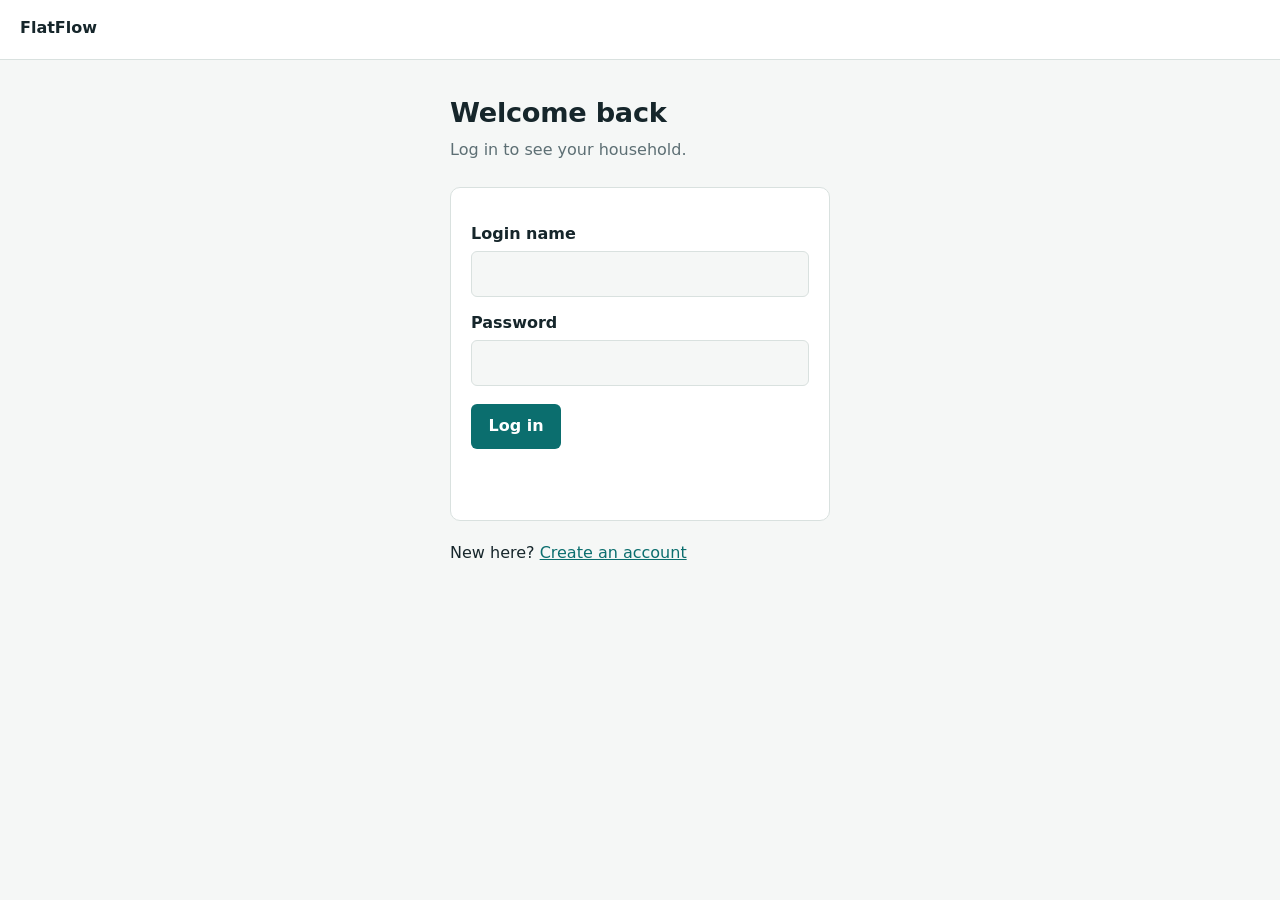
<file: frontend/index.html>
<!DOCTYPE html>
<html lang="en">
<head>
<meta charset="utf-8">
<meta name="viewport" content="width=device-width, initial-scale=1">
<title>Log in – FlatFlow</title>
<link rel="stylesheet" href="style.css">
</head>
<body>
<nav><a class="brand" href="index.html">FlatFlow</a></nav>
<main class="narrow">
<h1>Welcome back</h1>
<p class="sub">Log in to see your household.</p>
<form class="card" id="login-form">
<label for="login_name">Login name</label><input id="login_name" name="login_name" type="text" autocomplete="username" required>
<label for="password">Password</label><input id="password" name="password" type="password" autocomplete="current-password" required>
<button type="submit">Log in</button>
<p class="msg" id="form-message" role="alert"></p>
</form>
<p>New here? <a href="register.html">Create an account</a></p>
</main>
<script src="js/api.js" defer></script>
<script src="js/common.js" defer></script>
<script src="js/login.js" defer></script>
</body>
</html>
</file>
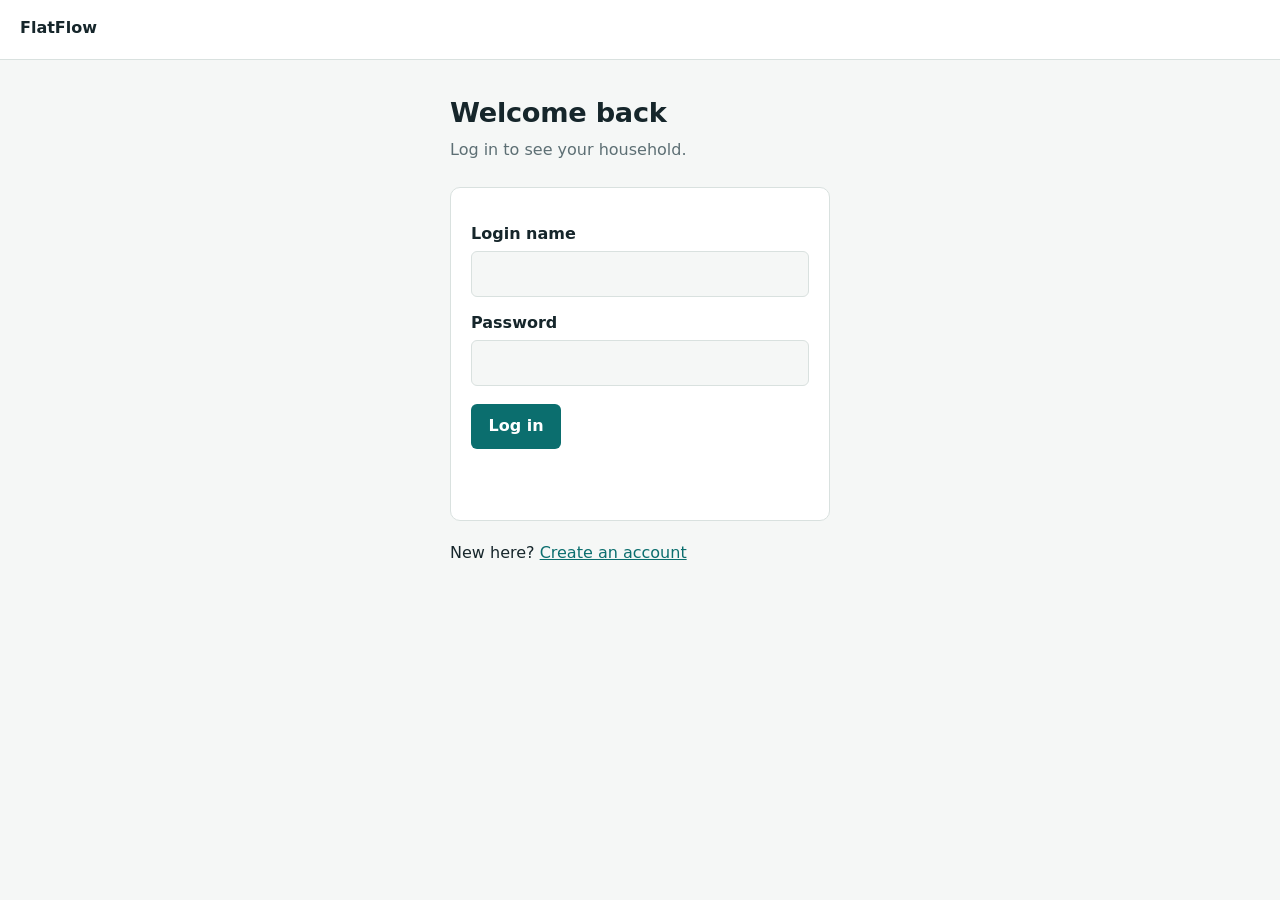
<file: frontend/chores.html>
<!DOCTYPE html>
<html lang="en">
<head>
<meta charset="utf-8">
<meta name="viewport" content="width=device-width, initial-scale=1">
<title>Chores – FlatFlow</title>
<link rel="stylesheet" href="style.css">
</head>
<body>
<nav><a class="brand" href="dashboard.html">FlatFlow</a><a href="dashboard.html">Dashboard</a><a href="chores.html" aria-current="page">Chores</a><a href="expenses.html">Expenses</a><a href="household.html">Household</a><a href="index.html" id="logout-link">Log out</a></nav>
<main>
<h1>Chores</h1>
<p class="sub">Add a chore in under a minute.</p>
<form class="card" id="chore-form"><h2>Add a chore</h2>
<label for="chore_title">Title</label><input id="chore_title" name="chore_title" type="text" required>
<label for="chore_description">Description</label><textarea id="chore_description" name="chore_description"></textarea>
<label for="chore_assignee">Assign to</label><select id="chore_assignee" name="chore_assignee" required><option value="">Choose a member</option></select>
<label for="chore_due_date">Due date</label><input id="chore_due_date" name="chore_due_date" type="date" required>
<label for="chore_status">Status</label><select id="chore_status" name="chore_status"><option value="PENDING">Pending</option><option value="DONE">Done</option></select>
<button type="submit">Add chore</button>
<p class="msg" id="form-message" role="alert"></p></form>
<section class="card"><h2>All chores</h2>
<div class="filters">
<div><label for="filter_assignee">Assigned to</label><select id="filter_assignee"><option value="">Everyone</option></select></div>
<div><label for="filter_status">Show</label><select id="filter_status"><option value="">All chores</option><option value="OVERDUE">Overdue only</option><option value="PENDING">Pending only</option><option value="DONE">Done only</option></select></div>
</div>
<div class="table-wrap"><table><thead><tr><th>Chore</th><th>Assigned to</th><th>Due</th><th>Status</th></tr></thead>
<tbody id="chore-list"><tr><td class="empty" colspan="4">No chores match these filters.</td></tr></tbody></table></div></section>
</main>
<script src="js/api.js" defer></script>
<script src="js/common.js" defer></script>
<script src="js/chores.js" defer></script>
</body>
</html>
</file>
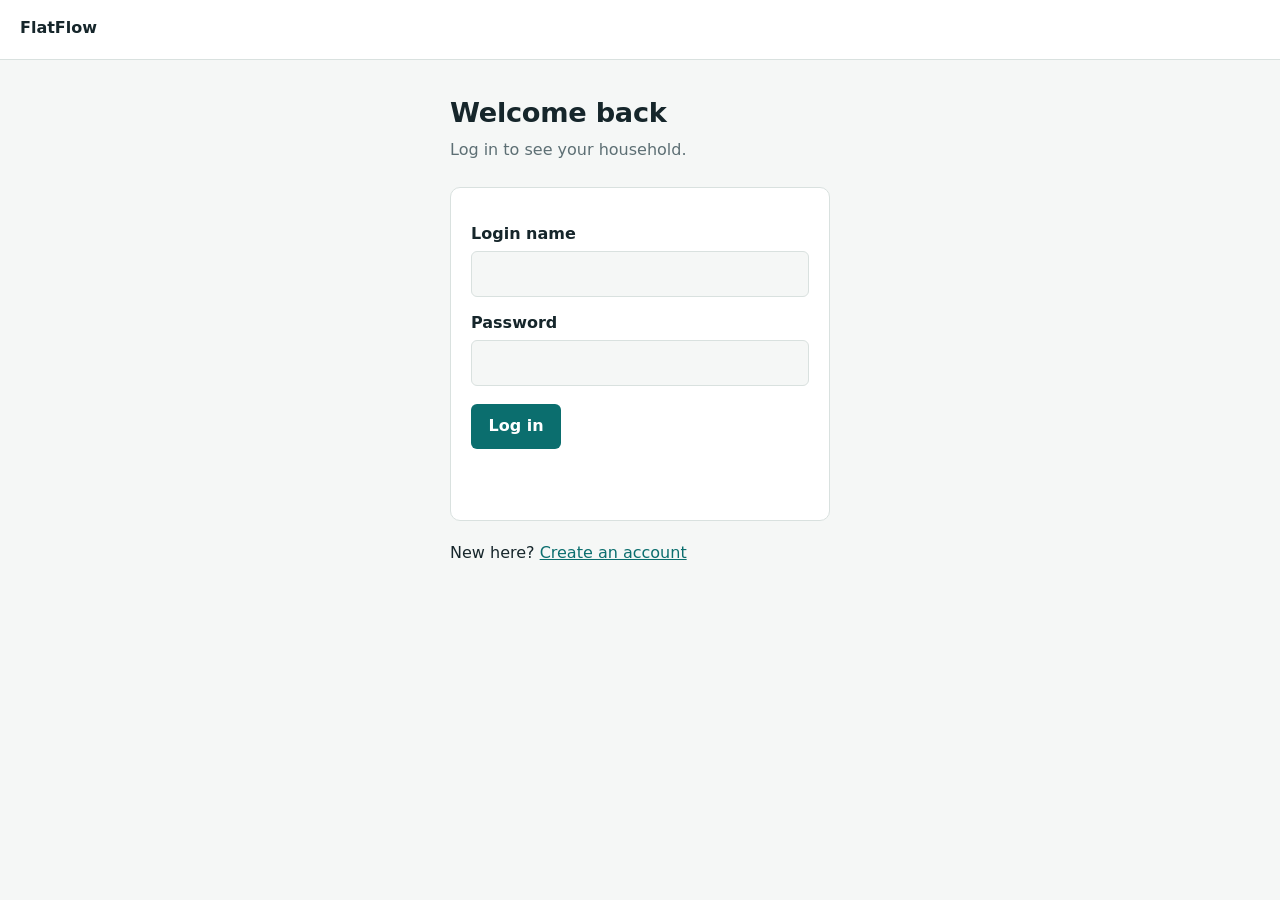
<file: frontend/dashboard.html>
<!DOCTYPE html>
<html lang="en">
<head>
<meta charset="utf-8">
<meta name="viewport" content="width=device-width, initial-scale=1">
<title>Dashboard – FlatFlow</title>
<link rel="stylesheet" href="style.css">
</head>
<body>
<nav><a class="brand" href="dashboard.html">FlatFlow</a><a href="dashboard.html" aria-current="page">Dashboard</a><a href="chores.html">Chores</a><a href="expenses.html">Expenses</a><a href="household.html">Household</a><a href="index.html" id="logout-link">Log out</a></nav>
<main>
<h1>Dashboard</h1>
<p class="sub" id="household-name">Your household at a glance.</p>
<div class="balances">
<div><div class="num" id="your-balance">$0.00</div><div class="lbl">Your balance</div></div>
<div><div class="num" id="pending-count">0</div><div class="lbl">Pending chores</div></div>
<div><div class="num" id="overdue-count">0</div><div class="lbl">Overdue chores</div></div>
</div>
<div class="grid">
<section class="card"><h2>Overdue and pending chores</h2>
<div class="table-wrap"><table><thead><tr><th>Chore</th><th>Assigned to</th><th>Due</th></tr></thead>
<tbody id="dashboard-chore-list"><tr><td class="empty" colspan="3">No chores yet. <a href="chores.html">Add one</a>.</td></tr></tbody></table></div></section>
<section class="card"><h2>Who owes whom</h2>
<div class="table-wrap"><table><thead><tr><th>Member</th><th class="amt">Balance</th></tr></thead>
<tbody id="balance-list"><tr><td class="empty" colspan="2">No expenses yet. <a href="expenses.html">Record one</a>.</td></tr></tbody></table></div></section>
</div>
</main>
<script src="js/api.js" defer></script>
<script src="js/common.js" defer></script>
<script src="js/dashboard.js" defer></script>
</body>
</html>
</file>
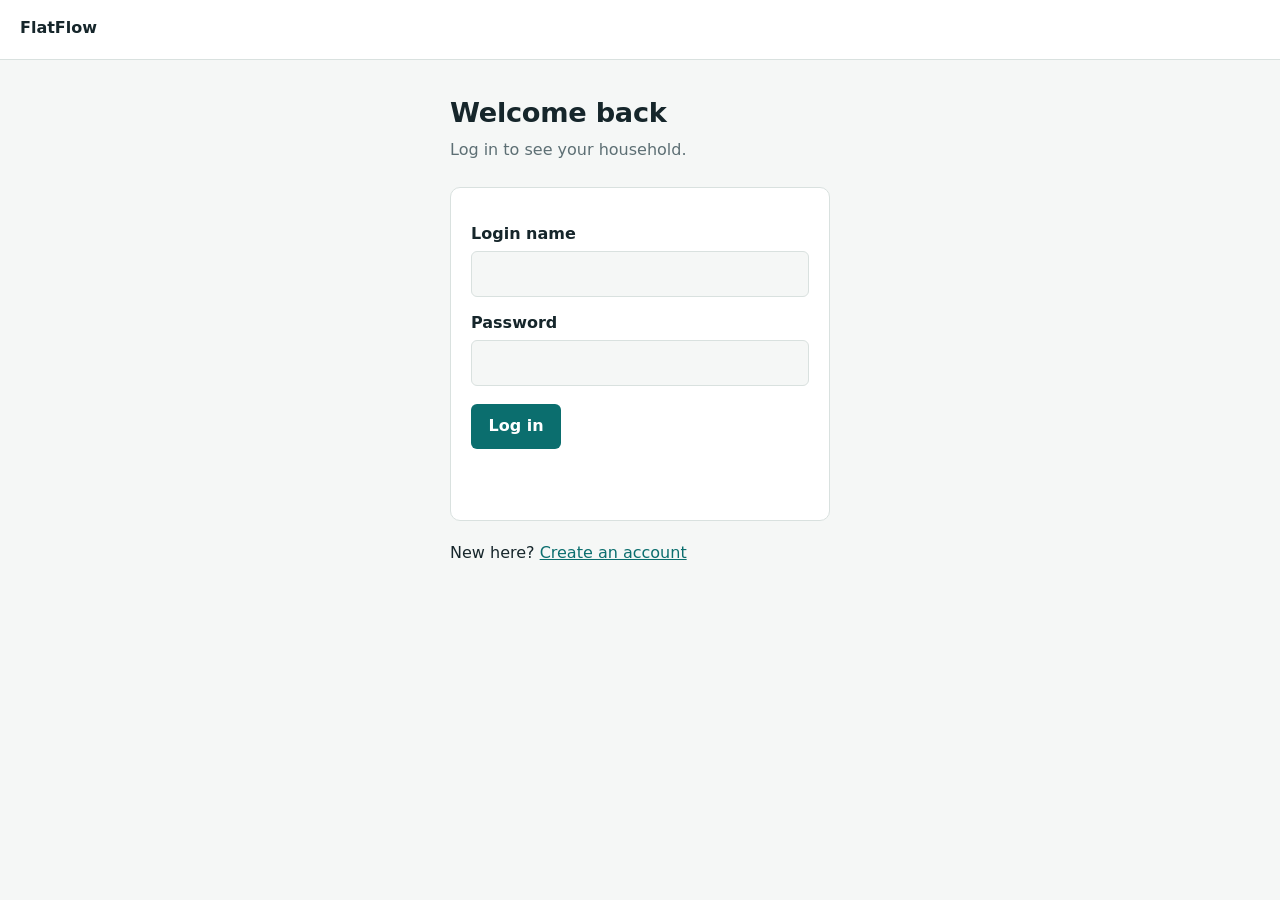
<file: frontend/expenses.html>
<!DOCTYPE html>
<html lang="en">
<head>
<meta charset="utf-8">
<meta name="viewport" content="width=device-width, initial-scale=1">
<title>Expenses – FlatFlow</title>
<link rel="stylesheet" href="style.css">
</head>
<body>
<nav><a class="brand" href="dashboard.html">FlatFlow</a><a href="dashboard.html">Dashboard</a><a href="chores.html">Chores</a><a href="expenses.html" aria-current="page">Expenses</a><a href="household.html">Household</a><a href="index.html" id="logout-link">Log out</a></nav>
<main>
<h1>Expenses</h1>
<p class="sub">Amounts are split to the exact cent.</p>
<form class="card" id="expense-form"><h2>Record an expense</h2>
<label for="expense_description">What was it for?</label><input id="expense_description" name="expense_description" type="text" required>
<label for="expense_date">Date</label><input id="expense_date" name="expense_date" type="date" required>
<label for="expense_amount">Total (dollars)</label><input id="expense_amount" name="expense_amount" type="number" min="0.01" step="0.01" inputmode="decimal" required>
<label for="expense_payer">Paid by</label><select id="expense_payer" name="expense_payer" required><option value="">Choose a member</option></select>
<fieldset id="expense_shares"><legend>Split between</legend><p class="empty">Members appear here once you have joined a household.</p></fieldset>
<button type="submit">Record expense</button>
<p class="msg" id="form-message" role="alert"></p></form>
<section class="card"><h2>Expense history</h2>
<div class="table-wrap"><table><thead><tr><th>Date</th><th>Description</th><th>Paid by</th><th class="amt">Total</th><th class="amt">Your share</th></tr></thead>
<tbody id="expense-list"><tr><td class="empty" colspan="5">No expenses yet.</td></tr></tbody></table></div></section>
</main>
<script src="js/api.js" defer></script>
<script src="js/common.js" defer></script>
<script src="js/expenses.js" defer></script>
</body>
</html>
</file>
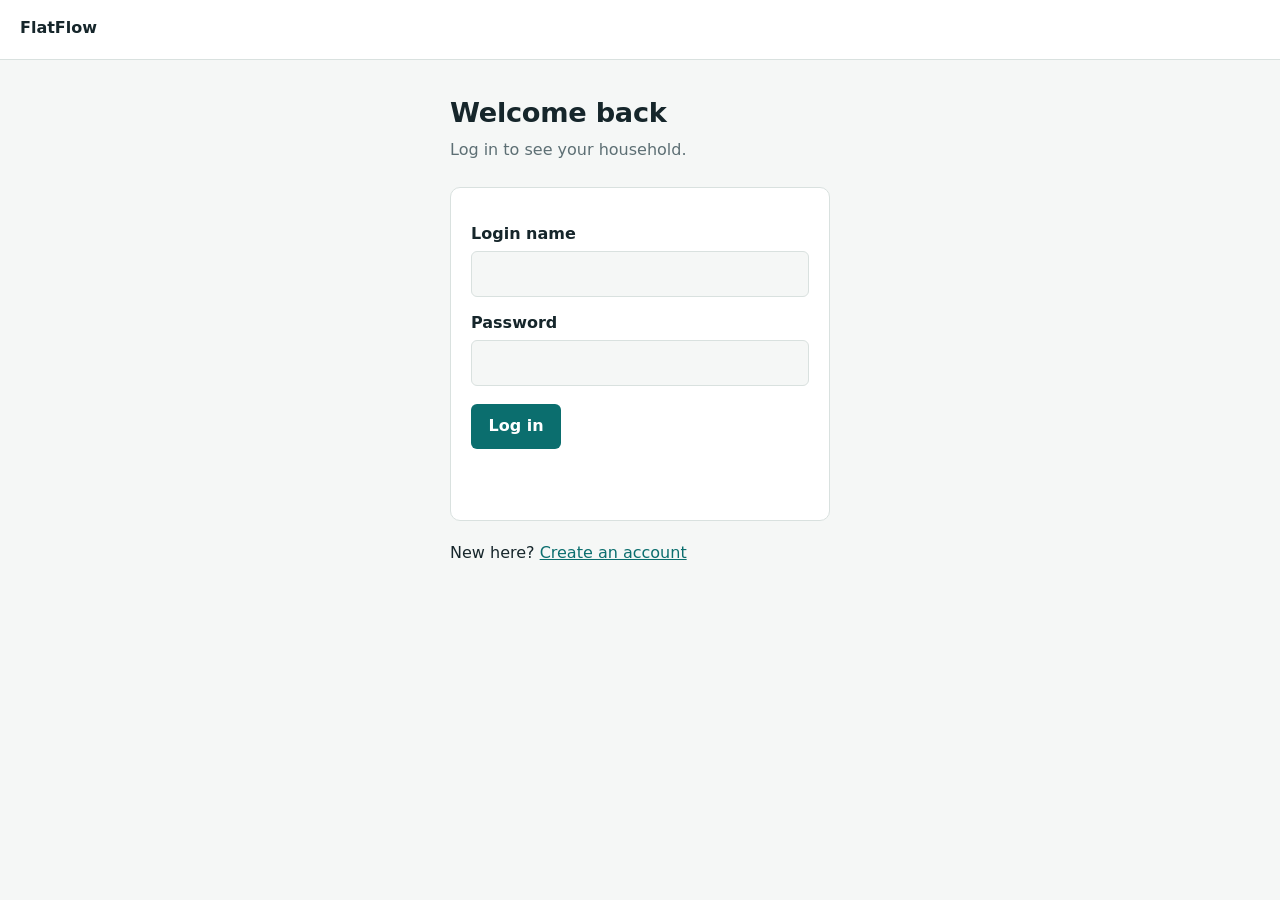
<file: frontend/household.html>
<!DOCTYPE html>
<html lang="en">
<head>
<meta charset="utf-8">
<meta name="viewport" content="width=device-width, initial-scale=1">
<title>Household – FlatFlow</title>
<link rel="stylesheet" href="style.css">
</head>
<body>
<nav><a class="brand" href="dashboard.html">FlatFlow</a><a href="dashboard.html">Dashboard</a><a href="chores.html">Chores</a><a href="expenses.html">Expenses</a><a href="household.html" aria-current="page">Household</a><a href="index.html" id="logout-link">Log out</a></nav>
<main>
<h1>Your household</h1>
<p class="sub">Create a new household, or join one with an invite code.</p>
<div class="grid">
<form class="card" id="create-household-form"><h2>Create a household</h2>
<label for="household_name">Household name</label><input id="household_name" name="household_name" type="text" required>
<button type="submit">Create household</button>
<p class="msg" id="create-message" role="alert"></p></form>
<form class="card" id="join-household-form"><h2>Join a household</h2>
<label for="invite_code">Invite code</label><input id="invite_code" name="invite_code" type="text" required>
<button type="submit">Join household</button>
<p class="msg" id="join-message" role="alert"></p></form>
</div>
<section class="card" id="household-info"><h2>Members</h2>
<p>Invite code: <strong id="household-invite-code">Not available yet</strong></p>
<div class="table-wrap"><table><thead><tr><th>Name</th><th>Role</th></tr></thead>
<tbody id="member-list"><tr><td class="empty" colspan="2">Join or create a household to see its members.</td></tr></tbody></table></div></section>
</main>
<script src="js/api.js" defer></script>
<script src="js/common.js" defer></script>
<script src="js/household.js" defer></script>
</body>
</html>
</file>
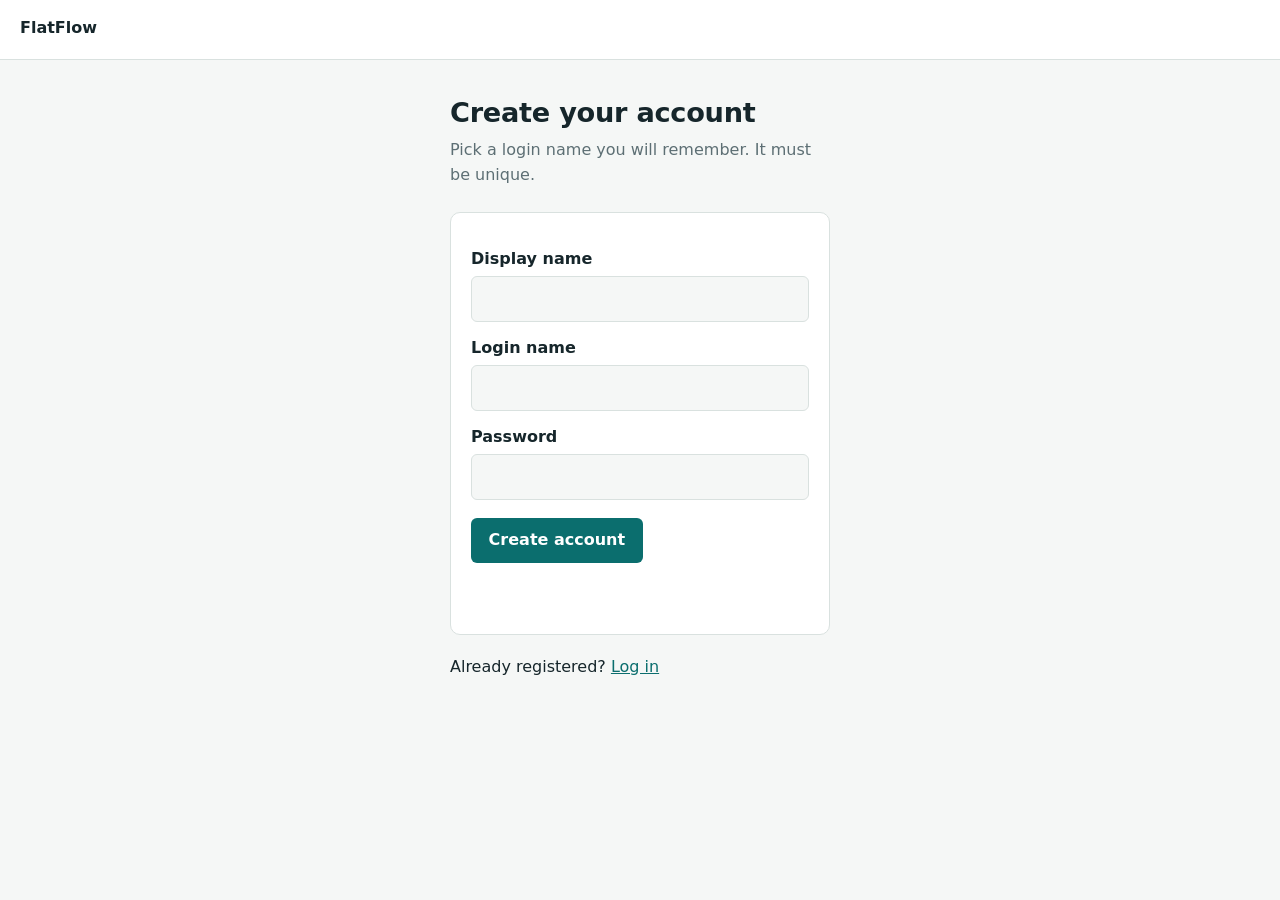
<file: frontend/register.html>
<!DOCTYPE html>
<html lang="en">
<head>
<meta charset="utf-8">
<meta name="viewport" content="width=device-width, initial-scale=1">
<title>Register – FlatFlow</title>
<link rel="stylesheet" href="style.css">
</head>
<body>
<nav><a class="brand" href="index.html">FlatFlow</a></nav>
<main class="narrow">
<h1>Create your account</h1>
<p class="sub">Pick a login name you will remember. It must be unique.</p>
<form class="card" id="register-form">
<label for="display_name">Display name</label><input id="display_name" name="display_name" type="text" required>
<label for="login_name">Login name</label><input id="login_name" name="login_name" type="text" autocomplete="username" required>
<label for="password">Password</label><input id="password" name="password" type="password" autocomplete="new-password" minlength="8" required>
<button type="submit">Create account</button>
<p class="msg" id="form-message" role="alert"></p>
</form>
<p>Already registered? <a href="index.html">Log in</a></p>
</main>
<script src="js/api.js" defer></script>
<script src="js/common.js" defer></script>
<script src="js/register.js" defer></script>
</body>
</html>
</file>
<file: frontend/style.css>
:root{--bg:#f5f7f6;--surface:#fff;--ink:#16262b;--muted:#5d6f74;--line:#d9e1df;--accent:#0b6e6e;--accent-ink:#fff;--warn:#b42318;--ok:#177245;--r:10px}
@media (prefers-color-scheme:dark){:root{--bg:#10191c;--surface:#172327;--ink:#e6efee;--muted:#93a7ab;--line:#2a3b40;--accent:#4fc3c0;--accent-ink:#06201f;--warn:#ff8a7a;--ok:#6fd49a}}
*{box-sizing:border-box}
body{margin:0;background:var(--bg);color:var(--ink);font:16px/1.55 system-ui,-apple-system,"Segoe UI",Roboto,sans-serif}
h1{font-size:1.7rem;margin:0 0 .25rem;letter-spacing:-.01em}
h2{font-size:1.15rem;margin:0 0 .75rem}
p.sub{color:var(--muted);margin:0 0 1.5rem}
a{color:var(--accent)}
:focus-visible{outline:3px solid var(--accent);outline-offset:2px}
nav{display:flex;flex-wrap:wrap;align-items:center;gap:.25rem 1.25rem;padding:.75rem 1.25rem;background:var(--surface);border-bottom:1px solid var(--line)}
nav .brand{font-weight:700;margin-right:auto;color:var(--ink);text-decoration:none}
nav a{color:var(--muted);text-decoration:none;padding:.25rem 0;border-bottom:2px solid transparent}
nav a[aria-current="page"]{color:var(--ink);border-color:var(--accent)}
main{max-width:960px;margin:0 auto;padding:2rem 1.25rem 3rem}
main.narrow{max-width:420px}
.card{background:var(--surface);border:1px solid var(--line);border-radius:var(--r);padding:1.25rem;margin-bottom:1.25rem}
.grid{display:grid;gap:1.25rem;grid-template-columns:repeat(auto-fit,minmax(280px,1fr))}
label{display:block;font-weight:600;margin:.9rem 0 .25rem}
input,select,textarea{width:100%;padding:.6rem .7rem;font:inherit;color:var(--ink);background:var(--bg);border:1px solid var(--line);border-radius:6px}
textarea{min-height:4.5rem;resize:vertical}
fieldset{border:1px solid var(--line);border-radius:6px;margin:.9rem 0 0;padding:.5rem .9rem}
legend{font-weight:600;padding:0 .3rem}
fieldset label{display:flex;gap:.5rem;align-items:center;font-weight:400;margin:.3rem 0}
fieldset input{width:auto}
button,.btn{display:inline-block;margin-top:1.1rem;padding:.65rem 1.1rem;font:inherit;font-weight:600;color:var(--accent-ink);background:var(--accent);border:0;border-radius:6px;cursor:pointer;text-decoration:none}
button.secondary{background:transparent;color:var(--accent);border:1px solid var(--accent)}
.msg{min-height:1.4rem;margin-top:.75rem;color:var(--warn)}
.msg.ok{color:var(--ok)}
.balances{display:flex;flex-wrap:wrap;gap:1rem 2.5rem;margin-bottom:1.5rem;padding:1.25rem;background:var(--accent);color:var(--accent-ink);border-radius:var(--r)}
.balances .num{font-size:2.2rem;font-weight:700;line-height:1.1;font-variant-numeric:tabular-nums}
.balances .lbl{font-size:.9rem;opacity:.85}
.filters{display:flex;flex-wrap:wrap;gap:.75rem;align-items:end;margin-bottom:1rem}
.filters label{margin:0 0 .25rem}.filters>div{flex:1 1 180px}
.table-wrap{overflow-x:auto}
table{width:100%;border-collapse:collapse}
th,td{text-align:left;padding:.6rem .5rem;border-bottom:1px solid var(--line);white-space:nowrap}
th{color:var(--muted);font-weight:600;font-size:.9rem}
td.amt{text-align:right;font-variant-numeric:tabular-nums}
.empty{color:var(--muted);padding:1rem .5rem}
.pill{padding:.1rem .6rem;border-radius:99px;border:1px solid var(--line);font-size:.85rem}
.pill.overdue{color:var(--warn);border-color:var(--warn)}
.pill.done{color:var(--ok);border-color:var(--ok)}
@media (max-width:520px){nav .brand{width:100%}main{padding-top:1.25rem}}
</file>
